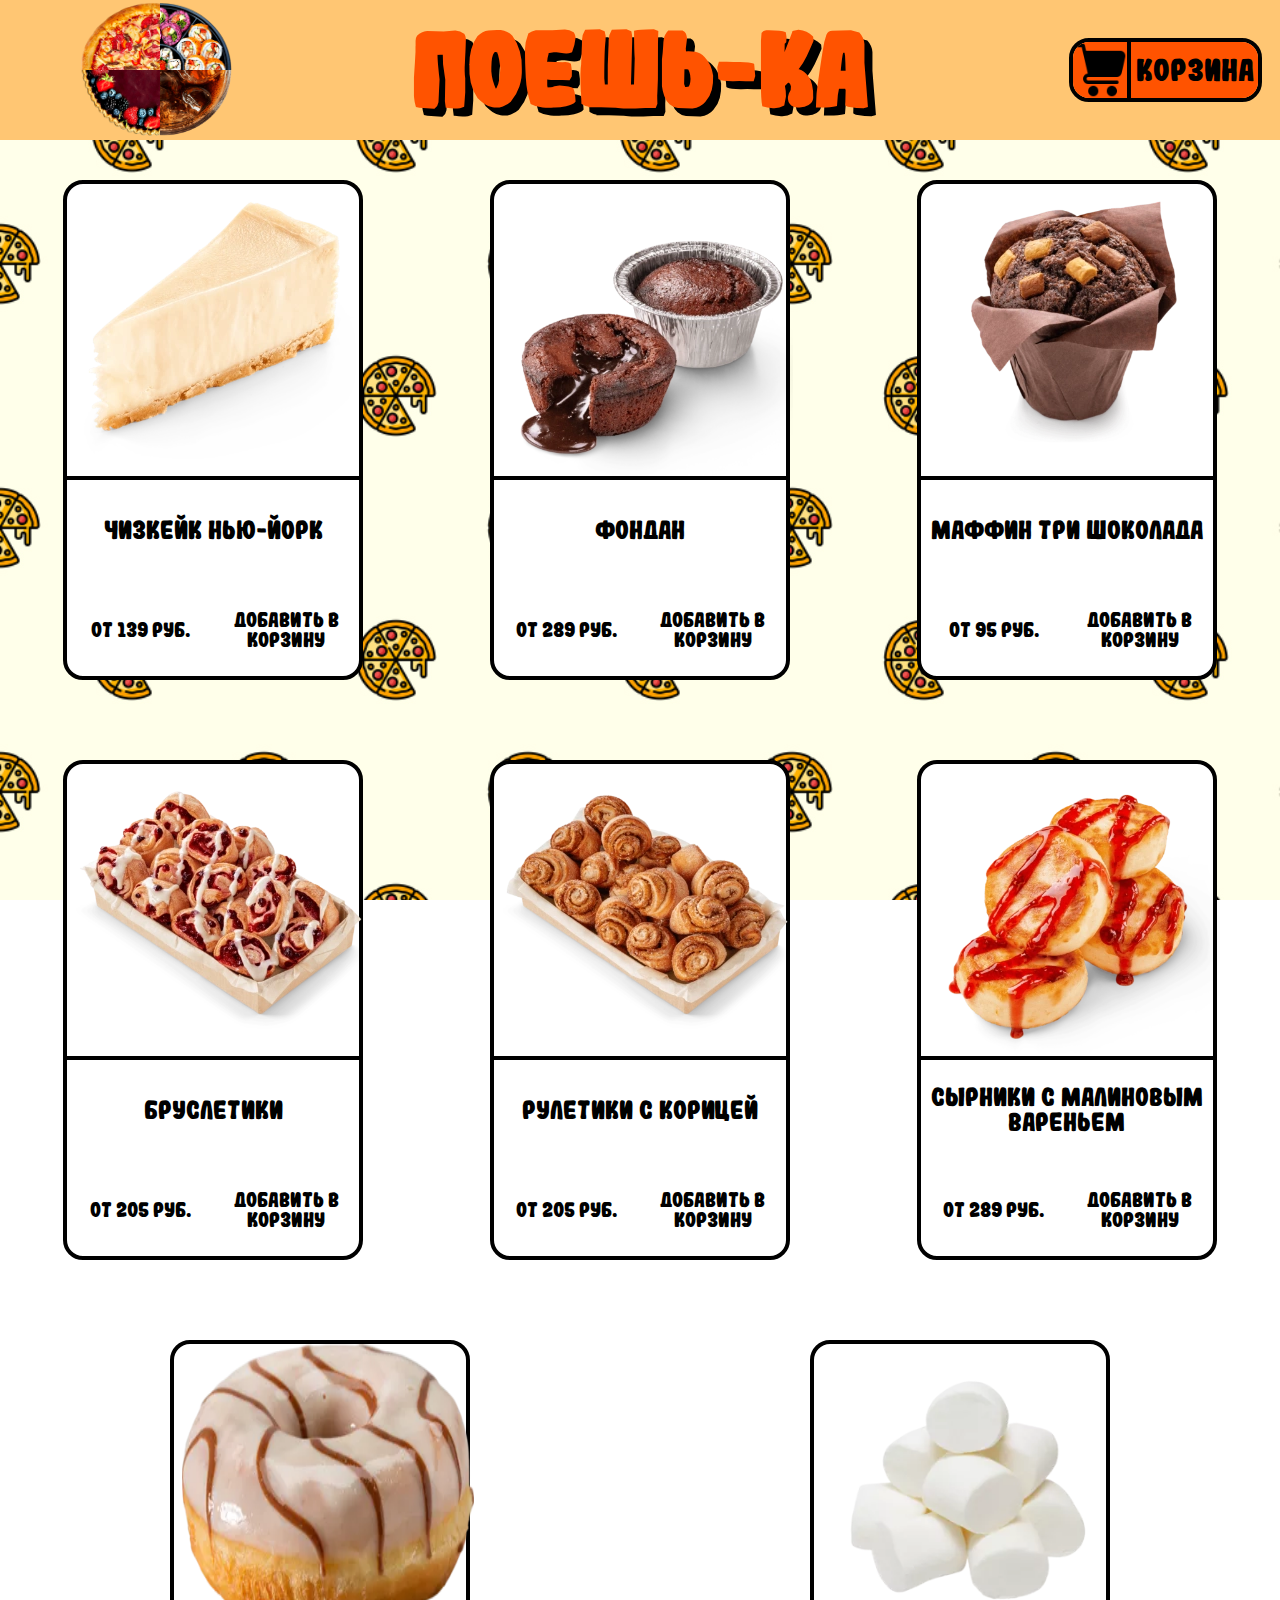
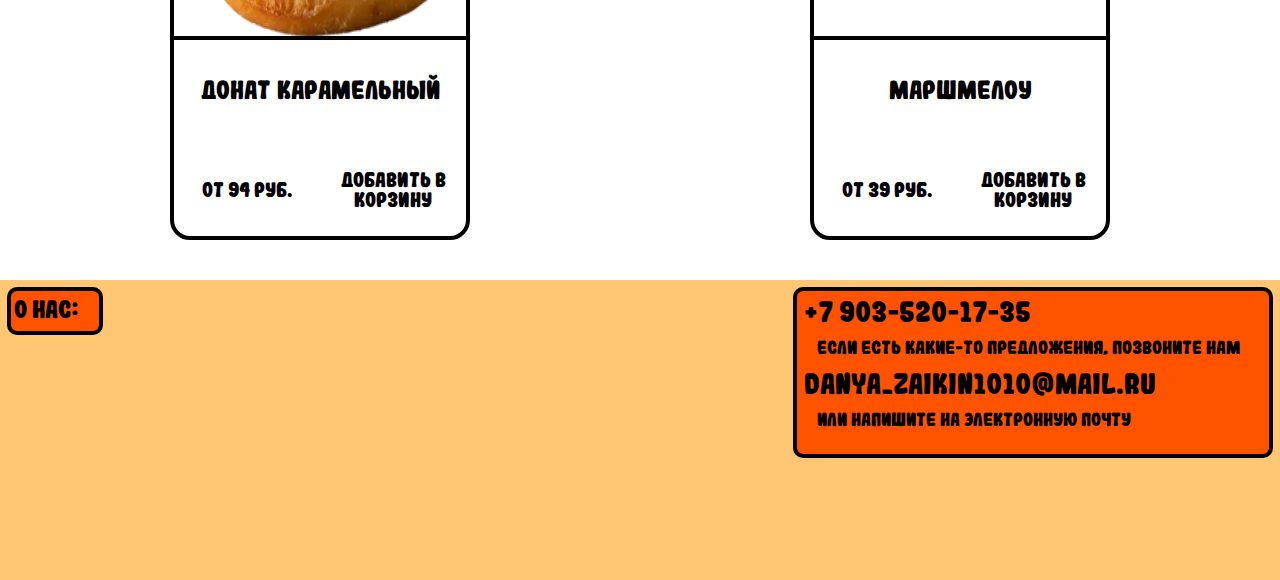
<file: products_pages/desserts_page.html>
<!DOCTYPE html>
<html lang="en">
<head>
    <meta charset="UTF-8">
    <meta http-equiv="X-UA-Compatible" content="IE=edge">
    <meta name="viewport" content="width=device-width, initial-scale=1.0">
    <title>Поешь-ка</title>
    <link rel="icon" type="image/png" href="../pizza_favicon.png">  
    <link rel="stylesheet" href="product_pages_style.css">
    <link rel="stylesheet" href="media.css">
</head>
<body>
    <header> 


        <div class="navbar">
            <div class="container nav-container">
                <input class="checkbox" type="checkbox" name="" id="" />
                <div class="hamburger-lines">
                    <span class="line line1"></span>
                    <span class="line line2"></span>
                    <span class="line line3"></span>
                </div>  
                
                <div class="menu-items">
                    <li><a href="#">Пицца</a></li>
                    <li><a href="#">Суши</a></li>
                    <li><a href="#">Дессерты</a></li>
                    <li><a href="#">Напитки</a></li>
                </div>
            </div>
        </div>



        <!-- Меню навигации -->
        <div id="circle_menu_div">
            <a href="pizza_page.html" class="div4nav_links">
                <div class="nav_links" id="link1"></div>
            </a>
            <a href="sushi_page.html" class="div4nav_links">
                <div class="nav_links" id="link2"></div>
            </a>
            <a href="desserts_page.html" class="div4nav_links">
                <div class="nav_links" id="link3"></div>
            </a>
            <a href="drinks_page.html" class="div4nav_links">
                <div class="nav_links" id="link4"></div>
            </a>
        </div>

        <h1>ПОЕШЬ-КА</h1>
        <div id="bucket_div">
            <div id="bucket_elems_div"></div>
            <div id="bucket_total_div">
                <span id="total_price">Итого: </span>
                <button id="buyButton">Купить</button>
            </div>
        </div>
        <div id="login_div">
            <div id="avatar"></div>
            <div id="login_button"><p>Корзина</p></div>
        </div>
    </header>

    <main></main>

    <footer>
        <div id="about_us_footer">
            <p>О нас:</p>
            <pre>
Курсовая работа по дисциплине: 
    «Разработка клиентских
    частей интернет-ресурсов»
Тема:
    Клиентская часть интернет-ресурса
    «Ресторан "Поешь-ка"»
Выполнил:
    Студент группы ИКБО-02-21
    Заикин Даниил Юрьевич
            </pre>
        </div>

        <div id="contacts_footer">
            <a class="contacts_links" href="tel:89035201735">+7 903-520-17-35</a>
            <p class="contacts_opisanie">Если есть какие-то предложения, позвоните нам</p>

            <a class="contacts_links" href="mailto:danya_zaikin1010@mail.ru">danya_zaikin1010@mail.ru</a>
            <p class="contacts_opisanie">Или напишите на электронную почту</p>
        </div>
    </footer>

    <script src="product_pages_script.js"></script>
</body>
</html>
</file>
<file: products_pages/product_pages_style.css>
@font-face {
    font-family: 'Gogono';
    src: url("../fonts/gogono-cocoa-mochi-cyrillic.otf");
}

*{
    box-sizing: border-box;
}

html, body{
    margin: 0;
    padding: 0;
}

header {
    position: absolute;
    display: grid;
    grid-template-columns: repeat(4, 25%);
    grid-template-rows: 140px;
    grid-template-areas: "nav logo logo login";
    place-items: center;
    top: 0;
    left: 0;
    right: 0;
    height: 140px;
    z-index: 5;
    text-align: center;
    background-color: #FFC673;
}



.container {
    max-width: 1050px;
    width: 90%;
    margin: auto;
}

.navbar {
    display: none;
    width: 100%;
    /* box-shadow: 0 1px 4px rgb(146 161 176 / 15%); */
}

.nav-container {
    display: flex;
    justify-content: space-between;
    align-items: center;
    height: 62px;
}

.navbar .menu-items {
    display: flex;
}

.navbar .nav-container li {
    list-style: none;
}

.navbar .nav-container a {
    text-decoration: none;
    color: black;
    font-weight: 500;
    font-size: 1.2rem;
    padding: 0.7rem;

    transition: .2s;
    font-family: "Gogono";
}

.navbar .nav-container a:hover{
    font-weight: bolder;
}

.nav-container {
    display: block;
    position: relative;
    height: 60px;
}

.nav-container .checkbox {
    position: absolute;
    display: block;
    height: 35px;
    width: 35px;
    top: 38px;
    left: 16px;
    z-index: 5;
    opacity: 0;
    cursor: pointer;
}

.nav-container .hamburger-lines {
    display: block;
    height: 26px;
    width: 32px;
    position: absolute;
    top: 43px;
    left: 20px;
    z-index: 2;
    display: flex;
    flex-direction: column;
    justify-content: space-between;
}

.nav-container .hamburger-lines .line {
    display: block;
    height: 4px;
    width: 100%;
    border-radius: 10px;
    background: #0e2431;
}

.nav-container .hamburger-lines .line1 {
    transform-origin: 0% 0%;
    transition: transform 0.4s ease-in-out;
}

.nav-container .hamburger-lines .line2 {
    transition: transform 0.2s ease-in-out;
}

.nav-container .hamburger-lines .line3 {
    transform-origin: 0% 100%;
    transition: transform 0.4s ease-in-out;
}

.navbar .menu-items {
    padding-top: 120px;
    /* box-shadow: inset 0 0 2000px rgba(255, 255, 255, .5); */
    background-color: #FFC673;
    height: 350px;
    transform: translate(-150%);
    display: flex;
    flex-direction: column;
    width: 200%;
    margin-left: -40px;
    margin-top: -50px;
    padding-left: 50px;
    transition: transform 0.5s ease-in-out;
    text-align: center;
}

.navbar .menu-items li {
    margin-bottom: 1.2rem;
    font-size: 1.5rem;
    font-weight: 500;
}

.nav-container input[type="checkbox"]:checked ~ .menu-items {
    transform: translateX(0);
}

.nav-container input[type="checkbox"]:checked ~ .hamburger-lines .line1 {
    transform: rotate(45deg);
}

.nav-container input[type="checkbox"]:checked ~ .hamburger-lines .line2 {
    transform: scaleY(0);
}

.nav-container input[type="checkbox"]:checked ~ .hamburger-lines .line3 {
    transform: rotate(-45deg);
}




#circle_menu_div{
    display: flex;
    flex-wrap: wrap;
    width: 190px;
    height: 150px;
    padding: 7px 15px;
    background-size: 100% 100%;
    transition: .5s;
    border-radius: 100%;
}

#circle_menu_div:hover{
    transform: scale(2) translate(25%, 25%);
}

.div4nav_links{
    /* pointer-events: none; */
    width: 50%;
    height: 50%;
    overflow: hidden;
    transition: .3s;
}

.nav_links{
    width: 90%;
    height: 100%;
    border-radius: 100%;
}

#link1{
    transform: scale(2) translate(25%, 25%);
    background: url("images/pizza_circle_menu.png");
    background-size: 100% 100%;
}
#link2{
    transform: scale(2) translate(-25%, 25%);
    background: url("images/sushi_circle_menu.png");
    background-size: 100% 100%;
}
#link3{
    transform: scale(2.25) translate(23%, -26%);
    background: url("images/dessert_circle_menu.png");
    background-size: 100% 100%;
}
#link4{
    transform: scale(1.88) translate(-24%, -25%);
    background: url("images/drink_circle_menu2.png");
    background-size: 100% 100%;
}





h1{
    grid-area: logo;
    display: inline-block;
    font-family: 'Gogono';
    font-size: 100px;
    color: #FF5300;
    filter: drop-shadow(8px 8px black);
}

h1:hover{
    cursor: pointer;
}

#login_div{
    grid-area: login;
    box-sizing: content-box;
    overflow: hidden;
    display: flex;
    width: 185px;
    height: 56px;
    border: 4px solid black;
    border-radius: 20px;
    justify-self: end;
    margin-right: 18px;
}

#login_div:hover{
    cursor: pointer;
}
#login_div:hover #avatar{
    background-color: #CC4400;
}
#login_div:hover #login_button{
    background-color: #CC4400;
}
#login_div:hover #login_button p{
    /* filter: brightness(80%); */
    color: white;
    filter: drop-shadow(3px 3px black);
}

#bucket_div{
    display: flex;
    flex-direction: column;
    align-items: center;
    position: absolute;
    top: -1000px;
    right: 20px;
    width: 400px;
    padding: 10px;
    background-color: #FFC673;
    font-size: 20px;
    font-family: "Gogono";
    transition: 1s;
    z-index: -1;
    border-bottom-right-radius: 10px;
    border-bottom-left-radius: 10px;
}

#total_price{
    font-size: 25px;
    z-index: -1;
}

#bucket_total_div{
    margin-top: 30px;
}

#buyButton{
    width: 120px;
    height: 40px;
    font-size: 25px;
    background-color: #FF5300;
    border: 3px solid black;
    border-radius: 10px;
    margin-left: 10px;
    font-family: "Gogono";
    z-index: -1;
    cursor: pointer;
    transition: .3s;
}

#buyButton:hover{
    background-color: #CC4400;
    color: white;
    filter: drop-shadow(3px 3px black);
}

#avatar{
    display: inline-block;
    width: 56px;
    height: 56px;
    background-image: url("images/bucket.png");
    background-size: 100% 100%;
    background-color: #FF5300;
    transition: .3s;
}

#login_button{
    width: 135px;
    height: 56px;
    border: none;
    font-family: "Gogono";
    font-size: 30px;
    background-color: #FF5300;
    border-left: 4px solid black;
    display: flex;
    align-items: center;
    justify-content: center;
    transition: .3s;
}

#login_button p{
    transition: .3s;
}

/* #login_button:hover{
    background-color: #CC4400;
}

#login_button:hover p{
    color: white;
    filter: drop-shadow(3px 3px black);
} */

main{
    width: 100%;
    margin-top: 140px;
    display: flex;
    flex-wrap: wrap;
    justify-content: space-around;
    background-image: url("images/background_pizza.jpg");
    background-attachment: fixed;
}

.product_card{
    width: 300px;
    height: 500px;
    display: flex;
    flex-direction: column;
    align-items: center;
    justify-content: center;
    margin: 40px;
    border: 4px solid black;
    border-radius: 20px;
    background-color: white;
}

.product_card_pic{
    width: 100%;
    height: 300px;
    margin-left: 15px;
}

.product_card_info{
    display: grid;
    grid-template-columns: 50% 50%;
    grid-template-rows: 100px 100px;
    grid-template-areas:
        "name name"
        "price buyBtn"
    ;
    align-items: center;
    justify-items: center;
    width: 100%;
    height: 200px;
    border-top: 4px solid black;
}

.product_card_name{
    grid-area: name;
    display: block;
    width: 100%;
    font-size: 25px;
    font-family: "Gogono";
    text-align: center;
}

.product_card_price{
    grid-area: price;
    display: block;
    width: 100%;
    font-size: 20px;
    font-family: "Gogono";
    text-align: center;
}

.add_to_bucket_btn{
    grid-area: buyBtn;
    width: 100%;
    height: 100%;
    background-color: inherit;
    border: none;
    font-family: "Gogono";
    font-size: 20px;
    transition: .3s;
}

.add_to_bucket_btn:hover{
    font-size: 23px;
}

footer{
    width: 100%;
    height: 370px;
    background-color: #FFC673;
    display: grid;
    grid-template-columns: 1fr 1fr;
    grid-template-rows: 370px;
    grid-template-areas: "left-side right-side";
    /* align-items: center; */
}

#about_us_footer{
    grid-area: left-side;
    position: relative;
    display: flex;
    flex-direction: column;
    justify-content: center;
    width: 15%;
    height: 48px;
    font-size: 28px;
    font-family: "Gogono";
    margin: 7.4px;
    border: 4px solid black;
    border-radius: 10px;
    background-color: #FF5300;
    transition: 1s;
    overflow: hidden;
}

#about_us_footer p{
    position: absolute;
    margin: 0;
    top: 5.5px;
    left: 3px;
    /* transition: .5s; */
}

#about_us_footer pre{
    position: absolute;
    top: 18px;
    left: 3px;
    transition: .5s;
    font-family: "Gogono";
}

#about_us_footer:hover{
    height: 90%;
    width: 60%;
}

#contacts_footer{
    grid-area: right-side;
    justify-self: end;
    background-color: #FF5300;
    border: 4px solid black;
    border-radius: 10px;
    margin: 7px;
    padding: 7px;
    width: 75%;
    height: 55%;
}

.contacts_links{
    text-decoration: none;
    color: black;
    font-family: "Gogono";
    font-size: 38px;
    transition: .3s;
}

.contacts_links:hover{
    color: white;
}

.contacts_opisanie{
    font-size: 20px;
    margin: 13px;
    font-family: "Gogono";
}
</file>
<file: products_pages/media.css>
@media screen and (max-width: 1760px){
    
    #about_us_footer{
        font-size: 24px;
    }
    #about_us_footer:hover{
        height: 75%;
        width: 70%;
    }

}

@media screen and (max-width: 1330px){
    
    footer{
        height: 300px;
        grid-template-rows: 300px;
    }

    #about_us_footer{
        font-size: 24px;
    }

    #about_us_footer:hover{
        height: 92%;
        width: 80%;
    }

    #contacts_footer{
        height: 57%;
    }

    .contacts_links{
        font-size: 28px;
    }

    .contacts_opisanie{
        font-size: 18px;
    }

}

@media screen and (max-width: 1280px) {

    #circle_menu_div:hover {
        transform: scale(1.8) translate(25%, 25%);
    }

}

@media screen and (max-width: 1200px) {

    #circle_menu_div:hover {
        transform: scale(1.5) translate(25%, 25%);
    }

    #about_us_footer{
        font-size: 20px;
        height: 35px;
    }

    #about_us_footer:hover{
        height: 80%;
        width: 85%;
    }

    .contacts_links{
        font-size: 24px;
    }

    .contacts_opisanie{
        font-size: 14px;
    }

}

@media screen and (max-width: 1120px) {

    #circle_menu_div {
        width: 180px;
        height: 140px;
    }

    #circle_menu_div:hover {
        transform: scale(1.3) translate(25%, 25%);
    }

}

@media screen and (max-width: 1040px) {

    #circle_menu_div {
        width: 150px;
        height: 110px;
    }

    #circle_menu_div:hover {
        transform: scale(1.3) translate(18%, 18%);
    }

}

@media screen and (max-width: 940px) {

    header{
        height: 100px;
        grid-template-rows: 100px;
    }

    h1{
        font-size: 70px;
    }

    #login_div{
        height: 40px;
        width: 150px;
    }

    #avatar{
        width: 40px;
        height: 40px;
    }

    #login_button{
        width: 120px;
        height: 40px;
        font-size: 25px;
    }

    #circle_menu_div {
        width: 140px;
        height: 110px;
    }

    #circle_menu_div:hover {
        transform: scale(1.5) translate(25%, 25%);
    }

    main {
        margin-top: 100px;
    }

    footer{
        height: 233px;
        grid-template-rows: 233px;
    }

    #about_us_footer{
        font-size: 17px;
    }

    #about_us_footer:hover{
        height: 87%;
        width: 85%;
    }

    #contacts_footer{
        height: 65%;
    }

    .contacts_links{
        font-size: 18px;
    }

    .contacts_opisanie{
        font-size: 14px;
    }

}

@media screen and (max-width: 800px) {

    h1{ 
        font-size: 50px;
        filter: drop-shadow(6px 6px black);
    }

    #login_div{ 
        height: 30px;
        width: 100px;
    }

    #avatar{ 
        width: 30px;
        height: 30px;
    }

    #login_button{ 
        width: 80px;
        height: 30px;
        font-size: 18px;
    }

    footer{
        grid-template-rows: 260px 340px;
        grid-template-columns: 1fr;
        grid-template-areas: 
            "right-side"    
            "left-side";
        align-items: center;
        height: 600px;
    }

    #about_us_footer{ 
        justify-self: center;
        align-self: start;
        font-size: 20px;
        height: 30px;
    }

    #about_us_footer p{
        top: 2px;
    }

    #about_us_footer:hover{ 
        height: 70%;
        width: 75%;
    }

    #contacts_footer{
        justify-self: center;
        height: 95%;
    }

    .contacts_opisanie{
        margin: 7px;
        font-size: 24px;
    }

    .contacts_links{
        font-size: 30px;
    }

}

@media screen and (max-width: 680px) {

    #circle_menu_div {
        display: none;
        width: 120px;
        height: 90px;
    }

    .navbar{
        display: block;
    }

    #login_div{
        border: 2px solid black;
    }

    #login_button{
        border-left: 2px solid black;
    }

}

@media screen and (max-width: 550px) {

    h1 {
        font-size: 35px;
        filter: drop-shadow(4px 4px black);
    }

    header{
        height: 70px;
        grid-template-rows: 70px;
    }

    #login_div{ 
        height: 20px;
        width: 80px;
    }

    #avatar{ 
        width: 20px;
        height: 20px;
    }

    #login_button{ 
        width: 65px;
        height: 20px;
        font-size: 14px;
    }

    main{
        margin-top: 70px;
    }

    footer{
        grid-template-rows: 260px 340px;
        height: 600px;
    }

    #about_us_footer{ 
        font-size: 20px;
        height: 35px;
    }

    #about_us_footer p{
        top: 2px;
    }

    #about_us_footer:hover{ 
        height: 70%;
        width: 95%;
    }

    #contacts_footer{
        justify-self: center;
        height: 95%;
        width: 95%;
    }

    .contacts_opisanie{
        margin: 7px;
        font-size: 24px;
    }

    .contacts_links{
        font-size: 30px;
    }

}

@media screen and (max-width: 470px) {

    #about_us_footer{ 
        font-size: 17px;
        width: 17%;
    }

    #login_div{
        margin-right: 7px;
    }

    .contacts_opisanie{
        margin: 7px;
        font-size: 18px;
    }

    .contacts_links{
        font-size: 24px;
    }

}

@media screen and (max-width: 380px) {

    h1{
        justify-self: start;
        font-size: 30px;
    }

    #login_div{ 
        height: 20px;
        width: 80px;
    }

    #avatar{ 
        width: 20px;
        height: 20px;
    }

    #login_button{ 
        width: 65px;
        height: 20px;
        font-size: 14px;
    }

}
</file>
